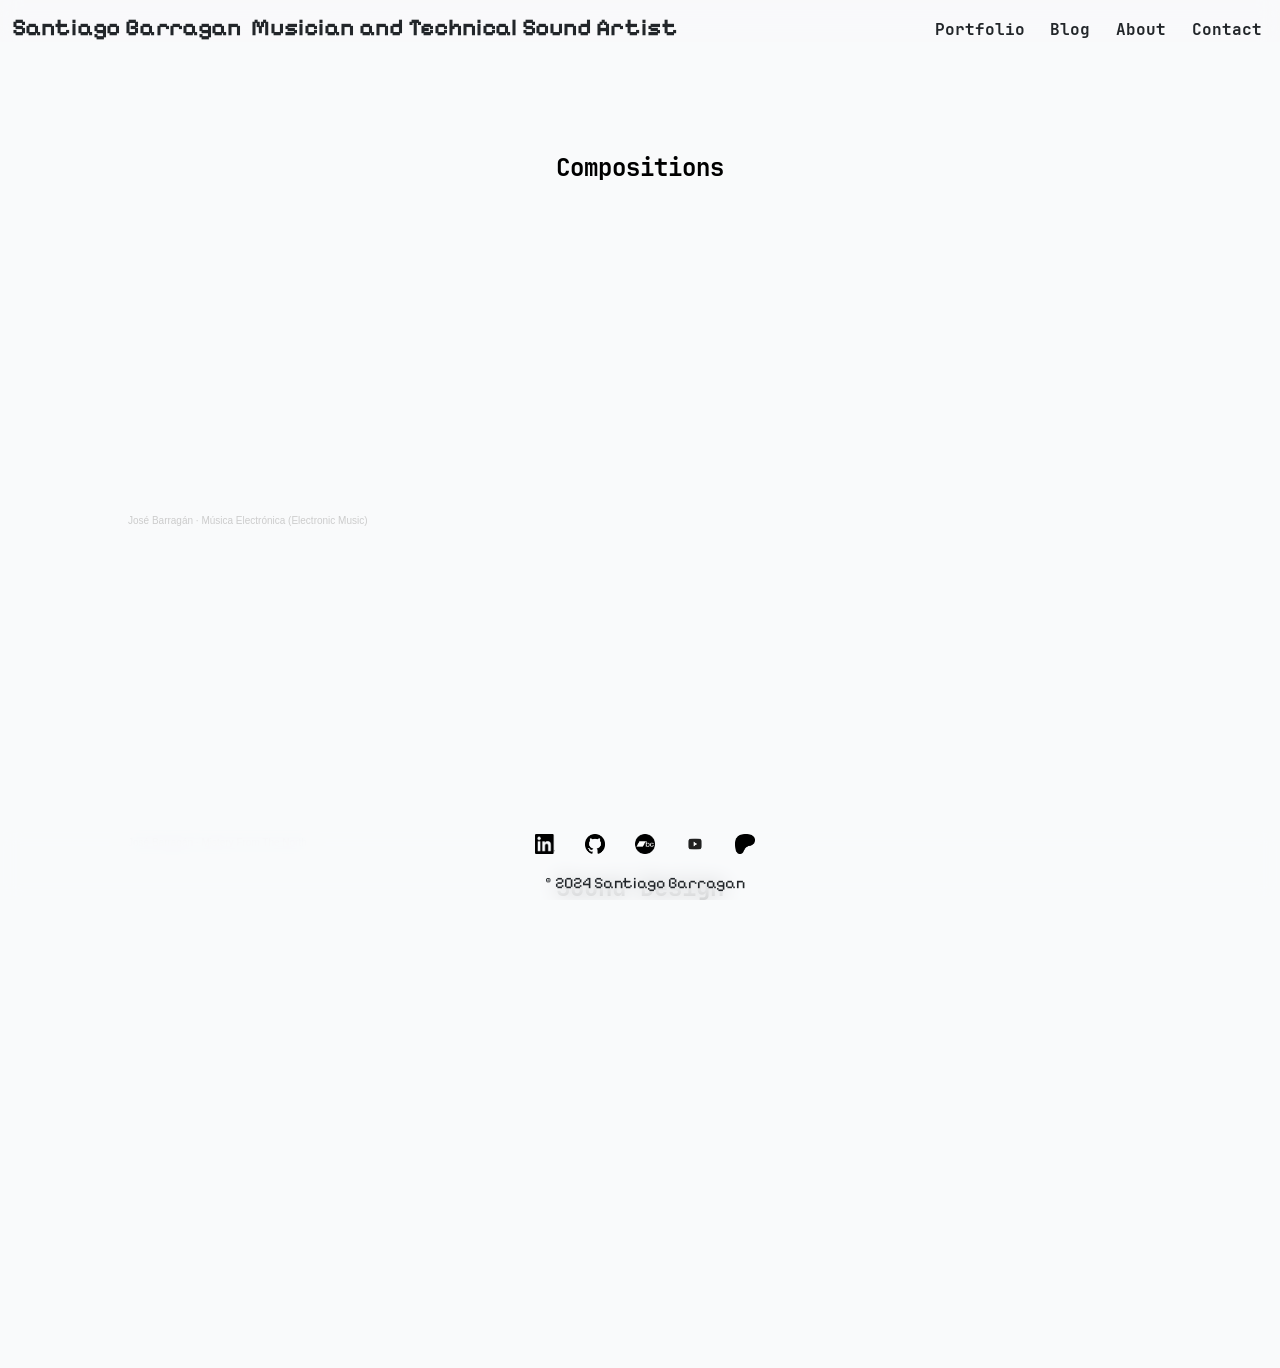
<file: index.html>
<!DOCTYPE html>
<html>

    <head>
        <title> Santiago Barragan </title>    
        <link href="style.css" type="text/css" rel="stylesheet" />
        <meta charset="UTF-8">
        <meta name="viewport" content="width=device-width, initial-scale=1.0">
        <link rel="preconnect" href="https://fonts.googleapis.com">
        <link rel="preconnect" href="https://fonts.gstatic.com" crossorigin>
        <link href="https://fonts.googleapis.com/css2?family=Pixelify+Sans:wght@400..700&display=swap" rel="stylesheet">
    </head>
    <body>

        <header>
            <nav class="navbar">
                <div class="navdiv">
                    <div class="logo">
                        <h1><a href="index.html">Santiago Barragan</a></h1>
                        <h2>  Musician and Technical Sound Artist</h2>
                    </div>

                    <ul class="navdiv2">
                        <li><a href="portfolio.html">Portfolio</a></li>
                        <li><a href="blog.html">Blog</a></li>
                        <li><a href="about.html">About</a></li>
                        <li><a href="contact.html">Contact</a></li>
                    </ul>
                </div>
            </nav>
        </header>
        <div class="indexContainer">
            <h2 class="indexSubtitles" id="compositionTitle"> Compositions </h2>
            <div class="embedMedia">
                <iframe width="100%" height="300" scrolling="no" frameborder="no" allow="autoplay; encrypted-media" src="https://w.soundcloud.com/player/?url=https%3A//api.soundcloud.com/playlists/soundcloud%253Aplaylists%253A1234437655&color=%235c5c5c&auto_play=false&hide_related=false&show_comments=true&show_user=true&show_reposts=false&show_teaser=true&visual=true"></iframe><div style="font-size: 10px; color: #cccccc;line-break: anywhere;word-break: normal;overflow: hidden;white-space: nowrap;text-overflow: ellipsis; font-family: Interstate,Lucida Grande,Lucida Sans Unicode,Lucida Sans,Garuda,Verdana,Tahoma,sans-serif;font-weight: 100;"><a href="https://soundcloud.com/jsbbmusica" title="José Barragán" target="_blank" style="color: #cccccc; text-decoration: none;">José Barragán</a> · <a href="https://soundcloud.com/jsbbmusica/sets/musica-electronica-electronic" title="Música Electrónica (Electronic Music)" target="_blank" style="color: #cccccc; text-decoration: none;">Música Electrónica (Electronic Music)</a></div>
                <iframe width="100%" height="300" scrolling="no" frameborder="no" allow="autoplay; encrypted-media" src="https://w.soundcloud.com/player/?url=https%3A//api.soundcloud.com/playlists/soundcloud%253Aplaylists%253A2088223683&color=%235c5c5c&auto_play=false&hide_related=false&show_comments=true&show_user=true&show_reposts=false&show_teaser=true&visual=true"></iframe><div style="font-size: 10px; color: #cccccc;line-break: anywhere;word-break: normal;overflow: hidden;white-space: nowrap;text-overflow: ellipsis; font-family: Interstate,Lucida Grande,Lucida Sans Unicode,Lucida Sans,Garuda,Verdana,Tahoma,sans-serif;font-weight: 100;"><a href="https://soundcloud.com/jsbbmusica" title="José Barragán" target="_blank" style="color: #cccccc; text-decoration: none;">José Barragán</a> · <a href="https://soundcloud.com/jsbbmusica/sets/mistery-from-the-north" title="Mistery From The North" target="_blank" style="color: #cccccc; text-decoration: none;">Mistery From The North</a></div>                
            </div>
            <h2 class="indexSubtitles">Sound Design </h2>
            <div class="embedMedia">
                <iframe width="100%" height="315" src="https://www.youtube.com/embed/BKoGAZhEKxQ?si=LsqlMDFsTNm-06nf&amp;controls=0" title="YouTube video player" frameborder="0" allow="accelerometer; autoplay; clipboard-write; encrypted-media; gyroscope; picture-in-picture; web-share" referrerpolicy="strict-origin-when-cross-origin" allowfullscreen></iframe>
            </div>
            <div class="embedMedia">

            </div>
        </div>
        <footer>
            <div class="footerIcons">
                <a href="https://www.linkedin.com/in/santiago-barrag%C3%A1n-282899205/" > <img src="img/linkedin-icon.png" alt="LinkedIn" /> </a>
                <a href="https://github.com/Snati1206" > <img src="img/github-icon.png" alt="GitHub" /> </a>
                <a href="https://bandcamp.com/snati1206" > <img src="img/bandcamp-icon.png" alt="Bandcamp" /> </a>
                <a href="https://www.youtube.com/@snati1206"><img src="img/youtube-icon.png" alt="YouTube" /> </a>
                <a href="https://patreon.com/snati1206?utm_medium=unknown&utm_source=join_link&utm_campaign=creatorshare_creator&utm_content=copyLink"><img src="img/patreon-icon.png" alt="Patreon" /> </a>
            </div>
                <a href="index.html"> &copy; 2024 Santiago Barragan </a>
        </footer>
    </body>
</html>
</file>
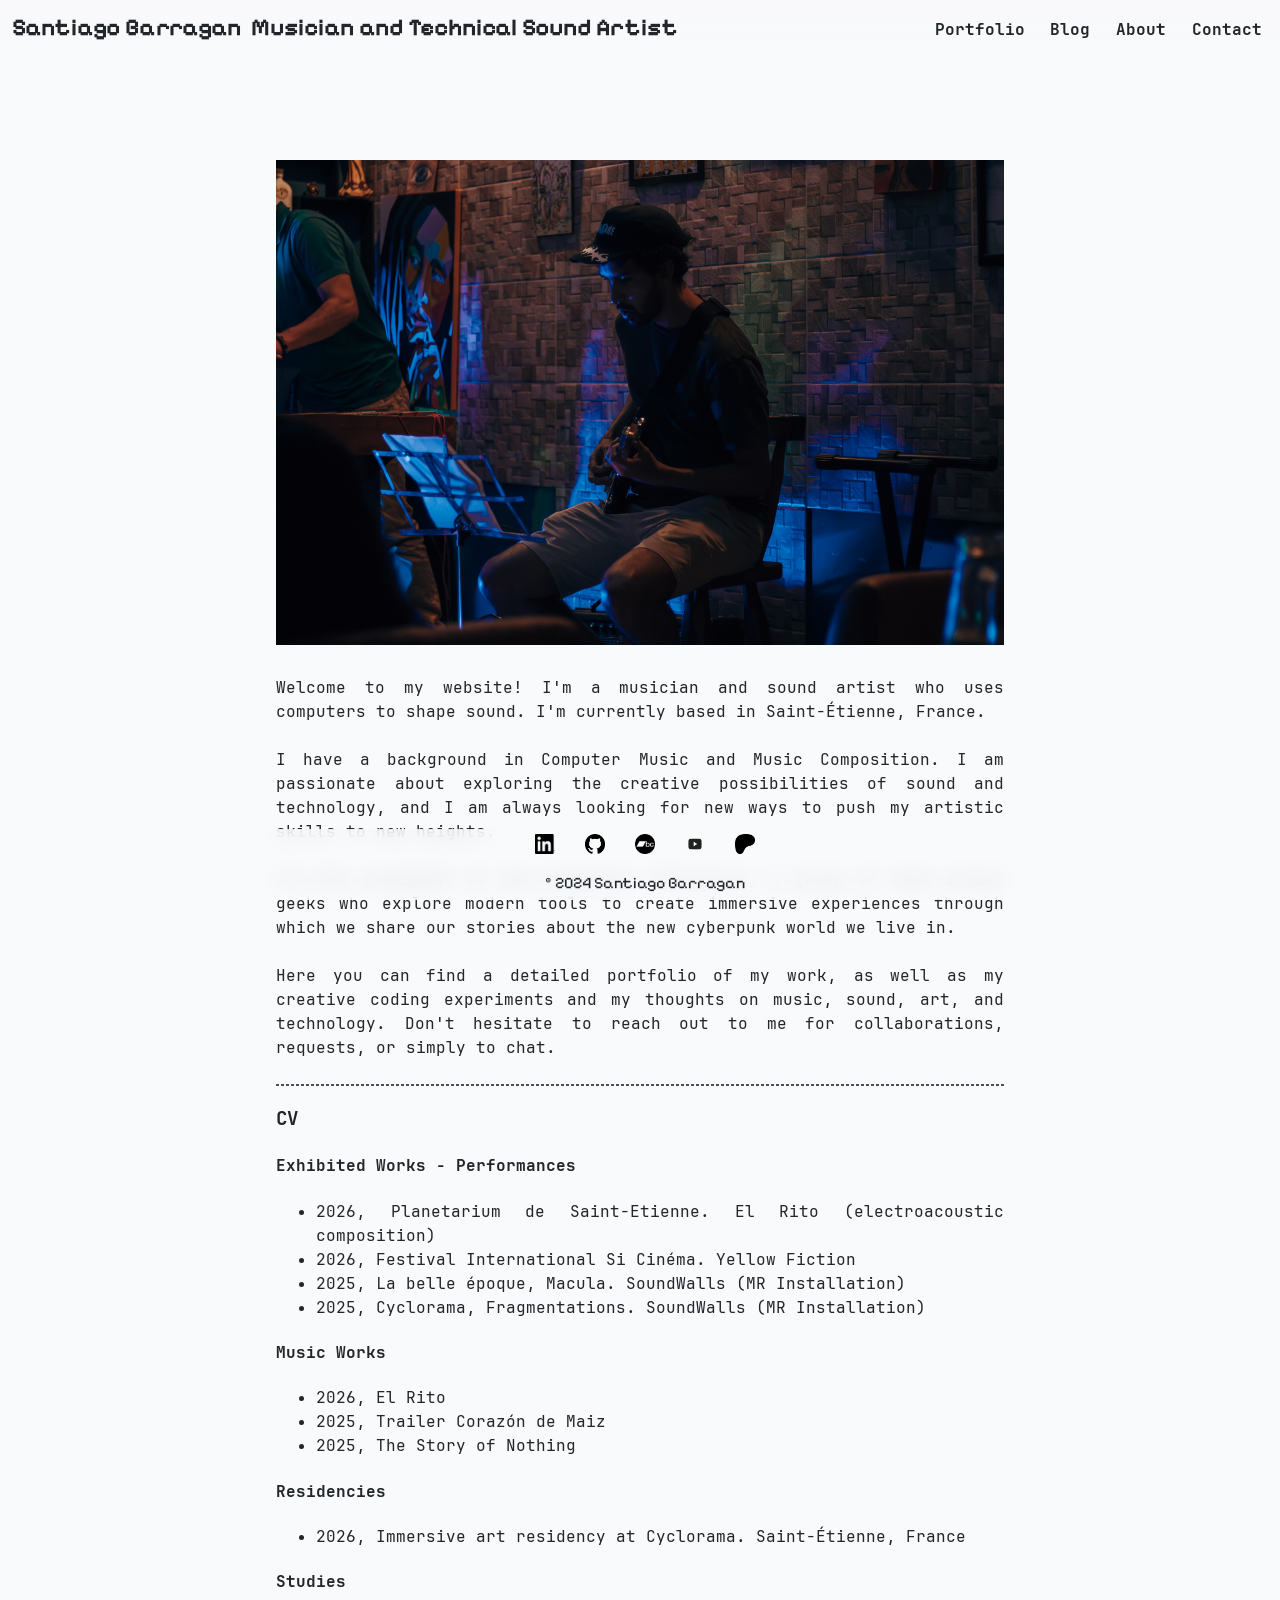
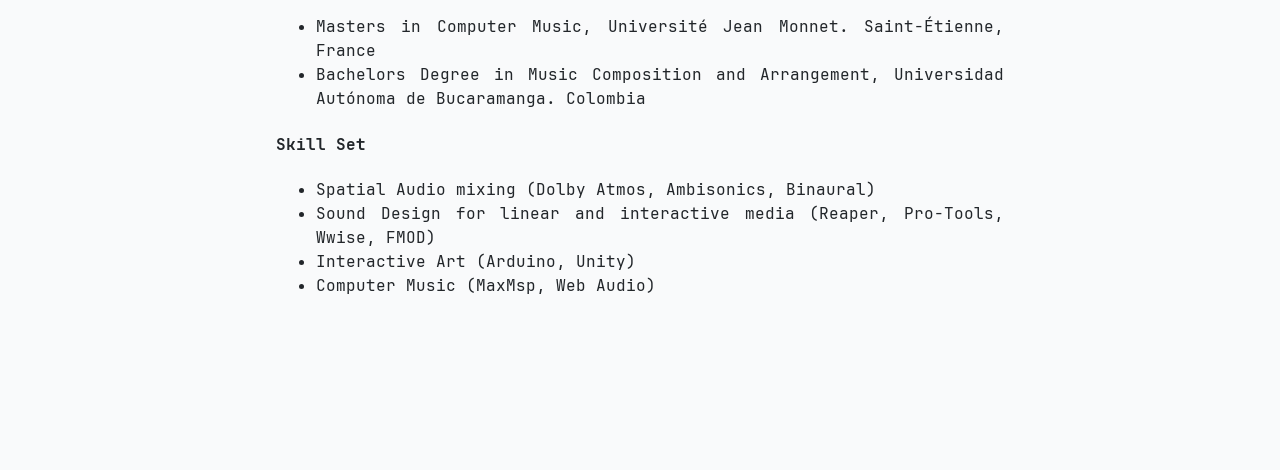
<file: about.html>
<!DOCTYPE html>
<html>
    <head>
        <title> Santiago Barragan </title>    
        <link href="style.css" type="text/css" rel="stylesheet" />
        <meta charset="UTF-8">
        <meta name="viewport" content="width=device-width, initial-scale=1.0">
        <link rel="preconnect" href="https://fonts.googleapis.com">
        <link rel="preconnect" href="https://fonts.gstatic.com" crossorigin>
        <link href="https://fonts.googleapis.com/css2?family=Pixelify+Sans:wght@400..700&display=swap" rel="stylesheet">
    </head>
    <body>

        <header>
            <nav class="navbar">
                <div class="navdiv">
                    <div class="logo">
                        <h1><a href="index.html">Santiago Barragan</a></h1>
                        <h2>  Musician and Technical Sound Artist</h2>
                    </div>

                    <ul class="navdiv2">
                        <li><a href="portfolio.html">Portfolio</a></li>
                        <li><a href="blog.html">Blog</a></li>
                        <li><a href="about.html">About</a></li>
                        <li><a href="contact.html">Contact</a></li>
                    </ul>
                </div>
            </nav>
        </header>
    <div class="aboutContainer">
        <div class="picture">
            <img src="img/meImg/guitar.jpg"/>
        </div>
        <div class="aboutText">
        <p>Welcome to my website! I'm a musician and sound artist who uses computers to shape sound. I'm currently based in Saint-Étienne, France.</p>
        <p>I have a background in Computer Music and Music Composition. I am passionate about exploring the creative possibilities of sound and technology, and I am always looking for new ways to push my artistic skills to new heights.</p>
        <p>I'm the president of the Cosmonaut Collective, a group of tech artist geeks who explore modern tools to create immersive experiences through which we share our stories about the new cyberpunk world we live in.</p>
        <p>Here you can find a detailed portfolio of my work, as well as my creative coding experiments and my thoughts on music, sound, art, and technology. Don't hesitate to reach out to me for collaborations, requests, or simply to chat.</p>
        <hr>
        <div class="CV">
            <h3>CV</h3>
            <h4>Exhibited Works - Performances</h4>
            <ul id="exhibitionsList">
                <li>2026, Planetarium de Saint-Etienne. El Rito (electroacoustic composition) </li>
                <li>2026, Festival International Si Cinéma. Yellow Fiction </li>
                <li>2025, La belle époque, Macula. SoundWalls (MR Installation) </li>
                <li>2025, Cyclorama, Fragmentations. SoundWalls (MR Installation)</li>
            </ul>
            <h4>Music Works</h4>
            <ul id="musicWorks">
                <li>2026, El Rito</li>
                <li>2025, Trailer Corazón de Maiz</li>
                <li>2025, The Story of Nothing</li>
            </ul>
            <h4>Residencies</h4>
            <ul class="residencies">
                <li>2026, Immersive art residency at Cyclorama. Saint-Étienne, France</li>
            </ul>
            <h4>Studies</h4> 
            <ul class="studies">
                <li>Masters in Computer Music, Université Jean Monnet. Saint-Étienne, France</li>
                <li>Bachelors Degree in Music Composition and Arrangement, Universidad Autónoma de Bucaramanga. Colombia</li>
                
            </ul>
            <h4>Skill Set</h4>
            <ul id="skills">
                <li>Spatial Audio mixing (Dolby Atmos, Ambisonics, Binaural)</li>
                <div></div>
                <li>Sound Design for linear and interactive media (Reaper, Pro-Tools, Wwise, FMOD)</li>
                <li>Interactive Art (Arduino, Unity)</li>
                <li>Computer Music (MaxMsp, Web Audio)</li>
            </ul>

        </div>
        <div>

        </div>
        <p></p>
        </div>
    </div>

        <footer>
            <div class="footerIcons">
                <a href="https://www.linkedin.com/in/santiago-barrag%C3%A1n-282899205/" > <img src="img/linkedin-icon.png" alt="LinkedIn" /> </a>
                <a href="https://github.com/Snati1206" > <img src="img/github-icon.png" alt="GitHub" /> </a>
                <a href="https://bandcamp.com/snati1206" > <img src="img/bandcamp-icon.png" alt="Bandcamp" /> </a>
                <a href="https://www.youtube.com/@snati1206"><img src="img/youtube-icon.png" alt="YouTube" /> </a>
                <a href="https://patreon.com/snati1206?utm_medium=unknown&utm_source=join_link&utm_campaign=creatorshare_creator&utm_content=copyLink"><img src="img/patreon-icon.png" alt="Patreon" /> </a>
            </div>
           <a href="index.html"> &copy; 2024 Santiago Barragan </a>
        </footer>
    </body>
</html>
</file>
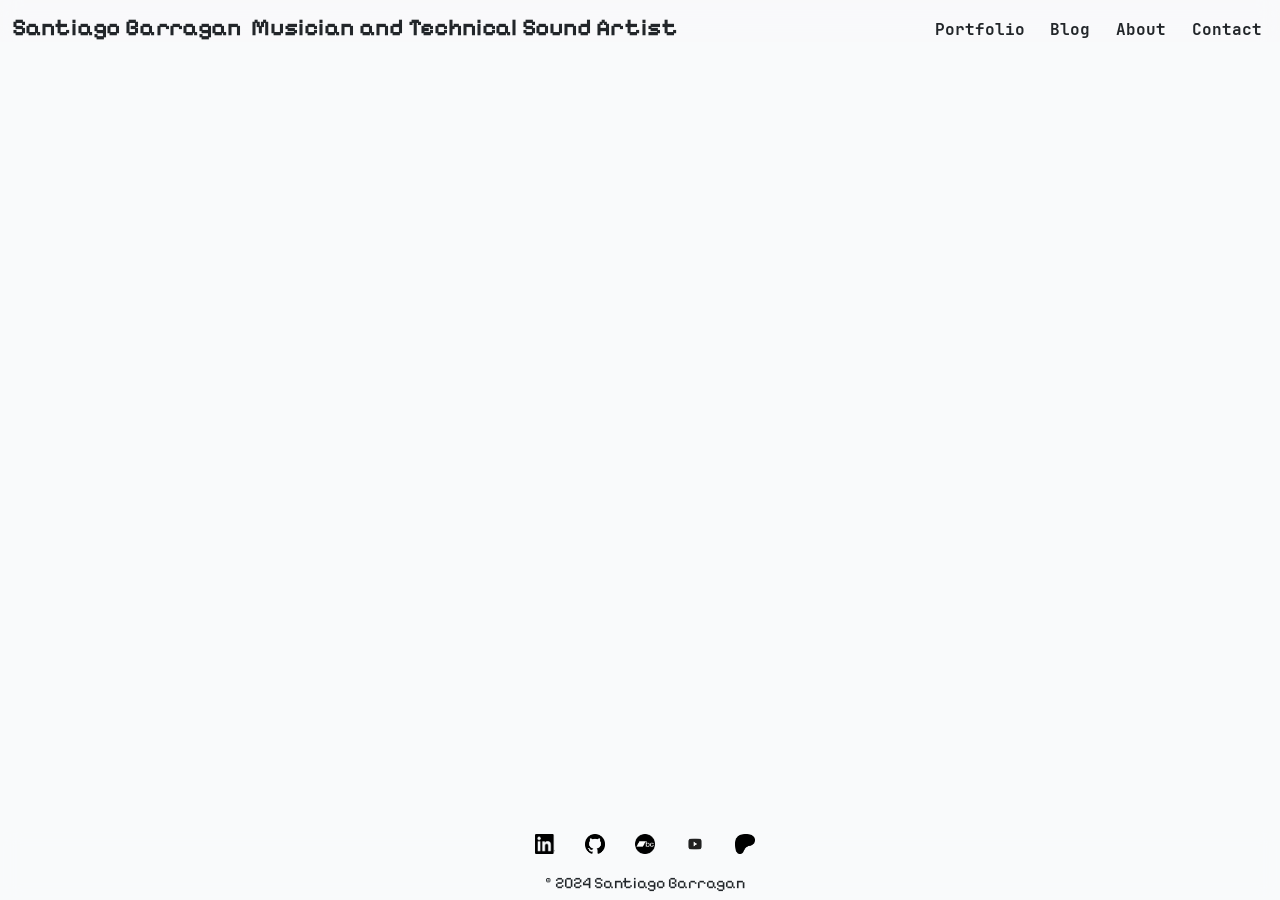
<file: blog.html>
<!DOCTYPE html>
<html>
    <head>
        <title> Santiago Barragan </title>    
        <link href="style.css" type="text/css" rel="stylesheet" />
        <meta charset="UTF-8">
        <meta name="viewport" content="width=device-width, initial-scale=1.0">
        <link rel="preconnect" href="https://fonts.googleapis.com">
        <link rel="preconnect" href="https://fonts.gstatic.com" crossorigin>
        <link href="https://fonts.googleapis.com/css2?family=Pixelify+Sans:wght@400..700&display=swap" rel="stylesheet">
    </head>
    <body>

        <header>
            <nav class="navbar">
                <div class="navdiv">
                    <div class="logo">
                        <h1><a href="index.html">Santiago Barragan</a></h1>
                        <h2>  Musician and Technical Sound Artist</h2>
                    </div>

                    <ul class="navdiv2">
                        <li><a href="portfolio.html">Portfolio</a></li>
                        <li><a href="blog.html">Blog</a></li>
                        <li><a href="about.html">About</a></li>
                        <li><a href="contact.html">Contact</a></li>
                    </ul>
                </div>
            </nav>
        </header>
        <footer>
            <div class="footerIcons">
                <a href="https://www.linkedin.com/in/santiago-barrag%C3%A1n-282899205/" > <img src="/img/linkedin-icon.png" alt="LinkedIn" /> </a>
                <a href="https://github.com/Snati1206" > <img src="img/github-icon.png" alt="GitHub" /> </a>
                <a href="https://bandcamp.com/snati1206" > <img src="img/bandcamp-icon.png" alt="Bandcamp" /> </a>
                <a href="https://www.youtube.com/@snati1206"><img src="img/youtube-icon.png" alt="YouTube" /> </a>
                <a href="https://patreon.com/snati1206?utm_medium=unknown&utm_source=join_link&utm_campaign=creatorshare_creator&utm_content=copyLink"><img src="img/patreon-icon.png" alt="Patreon" /> </a>
            </div>
            <a href="index.html"> &copy; 2024 Santiago Barragan </a>
        </footer>

    </body>
</html>
</file>
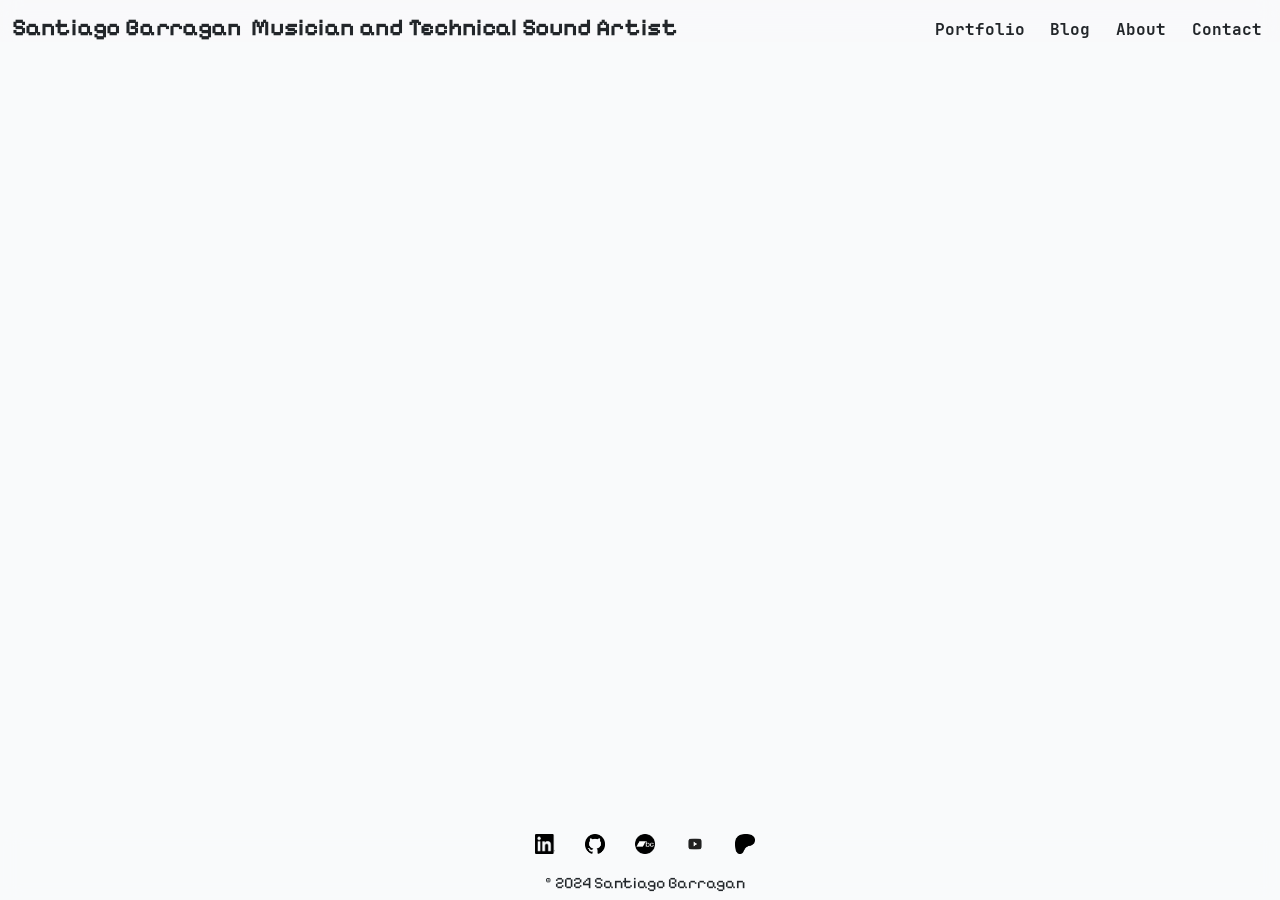
<file: contact.html>
<!DOCTYPE html>
<html>
    <head>
        <title> Santiago Barragan </title>    
        <link href="style.css" type="text/css" rel="stylesheet" />
        <meta charset="UTF-8">
        <meta name="viewport" content="width=device-width, initial-scale=1.0">
        <link rel="preconnect" href="https://fonts.googleapis.com">
        <link rel="preconnect" href="https://fonts.gstatic.com" crossorigin>
        <link href="https://fonts.googleapis.com/css2?family=Pixelify+Sans:wght@400..700&display=swap" rel="stylesheet">
    </head>
    <body>

        <header>
            <nav class="navbar">
                <div class="navdiv">
                    <div class="logo">
                        <h1><a href="index.html">Santiago Barragan</a></h1>
                        <h2>  Musician and Technical Sound Artist</h2>
                    </div>

                    <ul class="navdiv2">
                        <li><a href="portfolio.html">Portfolio</a></li>
                        <li><a href="blog.html">Blog</a></li>
                        <li><a href="about.html">About</a></li>
                        <li><a href="contact.html">Contact</a></li>
                    </ul>
                </div>
            </nav>
        </header>
        
        <footer>
            <div class="footerIcons">
                <a href="https://www.linkedin.com/in/santiago-barrag%C3%A1n-282899205/" > <img src="img/linkedin-icon.png" alt="LinkedIn" /> </a>
                <a href="https://github.com/Snati1206" > <img src="img/github-icon.png" alt="GitHub" /> </a>
                <a href="https://bandcamp.com/snati1206" > <img src="img/bandcamp-icon.png" alt="Bandcamp" /> </a>
                <a href="https://www.youtube.com/@snati1206"><img src="img/youtube-icon.png" alt="YouTube" /> </a>
                <a href="https://patreon.com/snati1206?utm_medium=unknown&utm_source=join_link&utm_campaign=creatorshare_creator&utm_content=copyLink"><img src="img/patreon-icon.png" alt="Patreon" /> </a>
            </div>
            <a href="index.html"> &copy; 2024 Santiago Barragan </a>
        </footer>
        </body>
    </div>
</html>
</file>
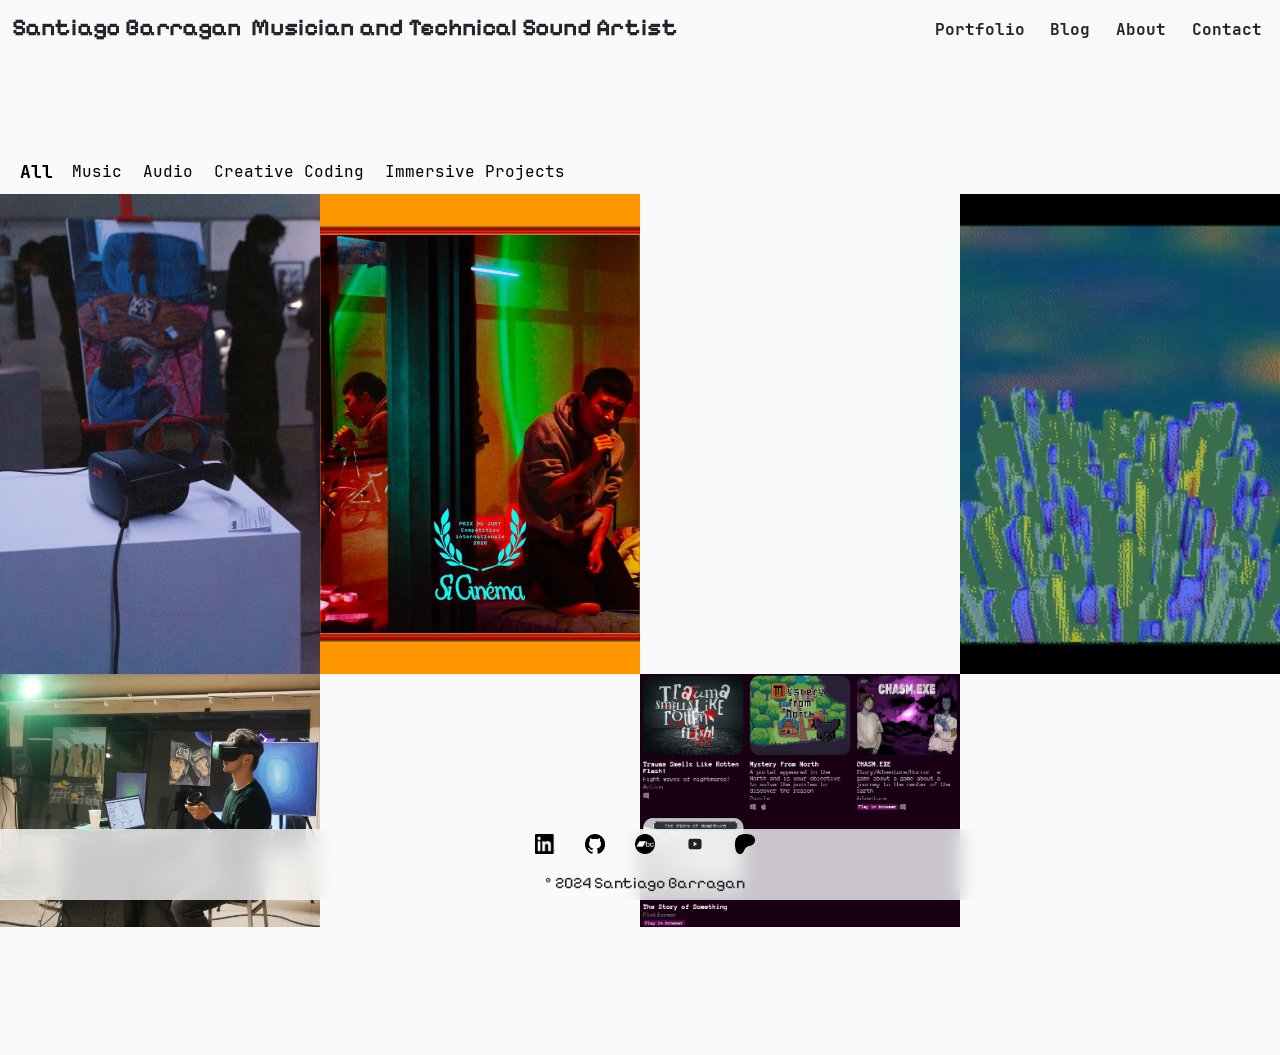
<file: portfolio.html>
<!DOCTYPE html>
<html>
    <head>
        <title> Santiago Barragan </title>    
        <link href="style.css" type="text/css" rel="stylesheet" />
        <meta charset="UTF-8">
        <meta name="viewport" content="width=device-width, initial-scale=1.0">
        <link rel="preconnect" href="https://fonts.googleapis.com">
        <link rel="preconnect" href="https://fonts.gstatic.com" crossorigin>
        <link href="https://fonts.googleapis.com/css2?family=Pixelify+Sans:wght@400..700&display=swap" rel="stylesheet">
    </head>
    <body>

        <header>
            <nav class="navbar">
                <div class="navdiv">
                    <div class="logo">
                        <h1><a href="index.html">Santiago Barragan</a></h1>
                        <h2>  Musician and Technical Sound Artist</h2>
                    </div>

                    <ul class="navdiv2">
                        <li><a href="portfolio.html">Portfolio</a></li>
                        <li><a href="blog.html">Blog</a></li>
                        <li><a href="about.html">About</a></li>
                        <li><a href="contact.html">Contact</a></li>
                    </ul>
                </div>
            </nav>
        </header>
        <main class="portfolioMain">
            <div class="navFilter">
                <input type="radio" class="filterToggle" id="all" name="filterToggle" value="all" checked></input>
                <label for="all"> All </label>

                <input type="radio" class="filterToggle" id="music" name="filterToggle" value="music"></input>
                <label for="music"> Music </label>

                <input type="radio" class="filterToggle" id="audioSound" name="filterToggle" value="audioSound"></input>
                <label for="audioSound">Audio</label>

                <input type="radio" class="filterToggle" id="creativeCoding" name="filterToggle" value="creativeCoding"></input>
                <label for="creativeCoding">Creative Coding</label>
                
                <input type="radio" class="filterToggle" id="immersiveProjects" name="filterToggle" value="immersiveProjects"></input>
                <label for="immersiveProjects">Immersive Projects</label>
                
                                
            </div>
            <div id="portfolioContainer">
                <div class="item">
                    <img src="img/portfolio/macula.jpeg" alt="macula" id="maculaPicture"/>
                    <span class="spawnText">Soundwalls, a mixed Reality Installation</span>
                </div>
                <div class="item">
                    <img src="img/portfolio/yellowFiction.jpeg" alt="yellowFiction" />
                    <span class="spawnText">Yellow Fiction - Short Film. Audio Postproduction and Sound Design</span>
                </div>
                <div class="item">
                    <iframe width="560" height="315" src="https://www.youtube.com/embed/BKoGAZhEKxQ?si=LsqlMDFsTNm-06nf&amp;controls=0" title="YouTube video player" frameborder="0" allow="accelerometer; autoplay; clipboard-write; encrypted-media; gyroscope; picture-in-picture; web-share" referrerpolicy="strict-origin-when-cross-origin" allowfullscreen></iframe>                    
                    <span class="spawnText">Game Audio Sound Reel</span>
                </div>
                <div class="item">
                    <img src="img/portfolio/maxMspSintesis.gif" alt="granularSynth" />
                    <span class="spawnText">Max Msp Synths</span>
                </div>
                <div class="item">
                    <img src="img/portfolio/soundwalls.png" alt="soundwalls" />
                    <span class="spawnText">Mixed Reality</span>
                </div>
                <div class="item">
                    <iframe width="100%"  scrolling="no" frameborder="no" height="100%" allow="autoplay; encrypted-media" src="https://w.soundcloud.com/player/?url=https%3A//api.soundcloud.com/tracks/soundcloud%253Atracks%253A2330788436&color=%235c5c5c&auto_play=false&hide_related=false&show_comments=true&show_user=true&show_reposts=false&show_teaser=true&visual=true"></iframe>
                    <div style="font-size: 10px; color: #cccccc;line-break: anywhere;word-break: normal;overflow: hidden;white-space: nowrap;text-overflow: ellipsis; font-family: Interstate,Lucida Grande,Lucida Sans Unicode,Lucida Sans,Garuda,Verdana,Tahoma,sans-serif;font-weight: 100;">
                        <a href="https://soundcloud.com/jsbbmusica" title="José Barragán" target="_blank" style="color: #cccccc; text-decoration: none;">José Barragán</a> · 
                        <a href="https://soundcloud.com/jsbbmusica/danse_mortelle" title="El Rito" target="_blank" style="color: #cccccc; text-decoration: none;">El Rito</a>
                        <span class="spawnText">Electroacoustic Music Composition</span>
                    </div>
                </div>
                <div class="item">
                    <img src="img/portfolio/gameAudio.png" alt="gameAudio">
                    <span class="spawnText">Itch.io games</span>
                </div>
            </div>
        </main>

 
        <footer>
            <div class="footerIcons">
                <a href="https://www.linkedin.com/in/santiago-barrag%C3%A1n-282899205/" > <img src="img/linkedin-icon.png" alt="LinkedIn" /> </a>
                <a href="https://github.com/Snati1206" > <img src="img/github-icon.png" alt="GitHub" /> </a>
                <a href="https://bandcamp.com/snati1206" > <img src="img/bandcamp-icon.png" alt="Bandcamp" /> </a>
                <a href="https://www.youtube.com/@snati1206"><img src="img/youtube-icon.png" alt="YouTube" /> </a>
                <a href="https://patreon.com/snati1206?utm_medium=unknown&utm_source=join_link&utm_campaign=creatorshare_creator&utm_content=copyLink"><img src="img/patreon-icon.png" alt="Patreon" /> </a>
            </div>
            <a href="index.html"> &copy; 2024 Santiago Barragan </a>
        </footer>
        <script src="source/source.js" type="text/javascript"></script>
    </body>
</html>
</file>
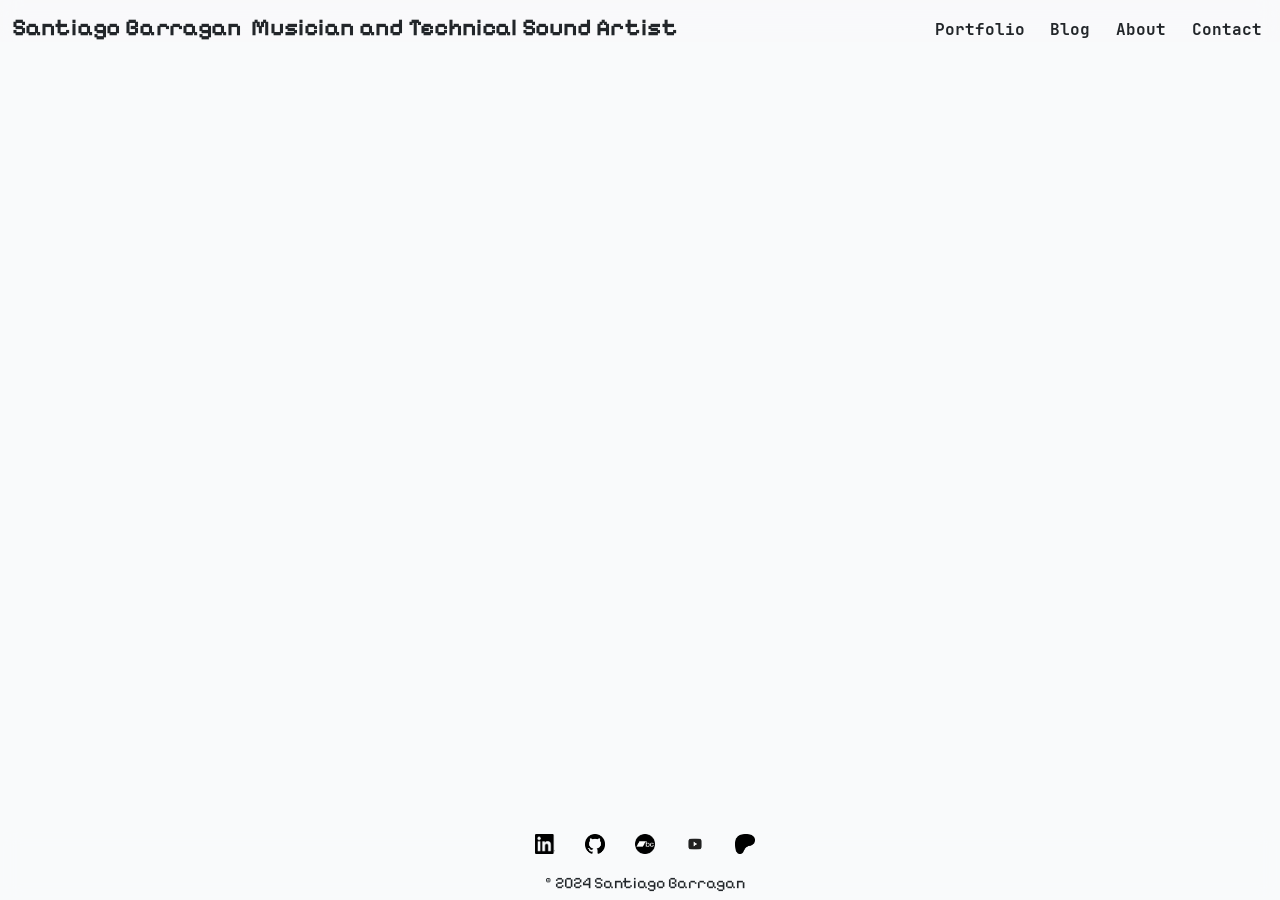
<file: template.html>
<!DOCTYPE html>
<html>
    <head>
        <title> Santiago Barragan </title>    
        <link href="style.css" type="text/css" rel="stylesheet" />
        <meta charset="UTF-8">
        <meta name="viewport" content="width=device-width, initial-scale=1.0">
        <link rel="preconnect" href="https://fonts.googleapis.com">
        <link rel="preconnect" href="https://fonts.gstatic.com" crossorigin>
        <link href="https://fonts.googleapis.com/css2?family=Pixelify+Sans:wght@400..700&display=swap" rel="stylesheet">
    </head>
    <body>

        <header>
            <nav class="navbar">
                <div class="navdiv">
                    <div class="logo">
                        <h1><a href="index.html">Santiago Barragan</a></h1>
                        <h2>  Musician and Technical Sound Artist</h2>
                    </div>

                    <ul class="navdiv2">
                        <li><a href="portfolio.html">Portfolio</a></li>
                        <li><a href="blog.html">Blog</a></li>
                        <li><a href="about.html">About</a></li>
                        <li><a href="contact.html">Contact</a></li>
                    </ul>
                </div>
            </nav>
        </header>
        <footer>
            <div class="footerIcons">
                <a href="https://www.linkedin.com/in/santiago-barrag%C3%A1n-282899205/" > <img src="img/linkedin-icon.png" alt="LinkedIn" /> </a>
                <a href="https://github.com/Snati1206" > <img src="img/github-icon.png" alt="GitHub" /> </a>
                <a href="https://bandcamp.com/snati1206" > <img src="img/bandcamp-icon.png" alt="Bandcamp" /> </a>
                <a href="https://www.youtube.com/@snati1206"><img src="img/youtube-icon.png" alt="YouTube" /> </a>
                <a href="https://patreon.com/snati1206?utm_medium=unknown&utm_source=join_link&utm_campaign=creatorshare_creator&utm_content=copyLink"><img src="img/patreon-icon.png" alt="Patreon" /> </a>
            </div>
            <a href="index.html"> &copy; 2024 Santiago Barragan </a>
        </footer>
        </body>
    </div>
</html>
</file>
<file: style.css>
@font-face {
    font-family: "JetBrains Mono";
    src: url("fonts/JetBrainsMono-Regular.woff2") format("woff2");
    font-style: normal;
    font-weight: normal;
}

@font-face {
  font-family: "JetBrains Mono";
  src: url("fonts/JetBrainsMono-Italic.woff2") format("woff2");
  font-style: italic;
  font-weight: normal;
}

@font-face {
  font-family: "JetBrains Mono";
  src: url("fonts/JetBrainsMono-Bold.woff2") format("woff2");
  font-weight: 700;
  font-style: normal;
  font-weight: bold;
}

@font-face {
  font-family: "JetBrains Mono";
  src: url("fonts/JetBrainsMono-BoldItalic.woff2") format("woff2");
  font-weight: 700;
  font-style: italic;
  font-weight: bold;
}

:root {
    --primary-color: hsla(210, 11%, 15%, 1);
    --secondary-color:hsla(210, 14%, 89%, 1);
    --background-color:hsla(210, 17%, 98%, 1);
    --text-color:hsla(210, 11%, 15%, 1);
    --subtitle-color:hsla(210, 9%, 31%, 1);
}

/* bright-snow: hsla(210, 17%, 98%, 1);
alabaster-grey: hsla(210, 14%, 89%, 1);
iron-grey: hsla(210, 9%, 31%, 1);
carbon-black: hsla(210, 11%, 15%, 1); */

body {
    font-family: "JetBrains Mono", "Arial", sans-serif;
    margin: 0;
    background-color: var(--background-color);
    margin-top: 10px;
    line-height: 1.5;
}

hr {
    border: 1px dashed var(--subtitle-color);
}


button {
    font-family: "JetBrains Mono", "Arial", sans-serif;
    background-color: var(--background-color) ;
    color: var(--text-color) ;
    border: none;
    transition: background-color 0.3s ease;
}

input {
    visibility:hidden;
}

label {
    cursor: pointer;
}

input:checked + label {
    font-weight:bold;
    transform: scale(1.10);
    transition: 0.3s ease;
}

img {
    width: 100%;
    height: auto;
}

h1, h2, h3 {
    font-family: "JetBrains Mono", "Arial", sans-serif;
}

p {
    font-family: "JetBrains Mono", "Arial", sans-serif;
    margin-top: 1.5em;
    margin-bottom: 1.5em;
}

.navdiv2 {
    list-style-type: none;
    display: flex;
    align-items: baseline;
    justify-content: center;
    flex-wrap: wrap;
    gap: clamp(0.25rem, 1.2vw, 0.8rem);
    padding: 0;
    margin: 0;
    text-align: left;
    max-width: 100%;
}

.navdiv2 li {
    list-style-type: none;
    display: inline-block;
    padding: 0;
    margin: 0;
    text-align: left;
}

a {
    text-decoration: none;
    color: var(--text-color) ;
}

.logo h1, .logo h2 {
    font-family: "Pixelify Sans", "JetBrains Mono", "Arial", sans-serif;
    margin: 0;
    line-height: 1.1;
}

.aboutContainer {
    display: flex;
    flex-direction: column;
    align-items: center;
    justify-content: center;
    padding: 20px;
    width: min(50%, 800px);
    margin: 140px auto 10%;
    box-sizing: border-box;
}

.aboutText{
    font-family: "JetBrains Mono", "Arial", sans-serif;
    color: var(--text-color) ;
    text-align: justify;
    width: 100%;
}

.aboutText p {
    margin-bottom: 0 auto;
}

.navbar {
    font-family: "JetBrains Mono", "Arial", sans-serif;
    font-weight: bold;
    
}

.navdiv {
    padding: 0 12px;
    display: flex;
    justify-content: space-between;
    align-items: baseline;
    flex-wrap: wrap;
    background-color: rgba(249, 250, 251, 0.836);
    backdrop-filter: blur(10px);
    position: fixed;
    top: 0px;
    padding-top: 15px;
    width: 100%;
    margin: 0 auto;
    z-index: 99;
    box-sizing: border-box;
    overflow-x: hidden;
}

.navdiv2 li a {
    display: inline-block;
    padding: 0.2rem 0.4rem;
    line-height: 1.2;
    transition: transform 0.2s ease;
}

.navdiv2 li a:hover {
    transform: scale(1.10);
    color: rgb(0, 0, 0);
}

.logo {
    display: flex;
    margin-top: 0;
    align-items: baseline;
    gap: 0.6rem;
    color: var(--text-color);
}

.embedMedia {
    width: 100%;
    margin-top: 20px;
    margin-bottom: 20px;
}

.embedMedia iframe {
    width: 100%;
    max-width: 100%;
    border: 0;
}

.indexContainer{
    width: min(80%, 1100px);
    align-items: center;
    padding-top: 140px;
    padding-bottom: 100px;
    margin: 0 auto;
}

.indexSubtitles {
    text-align: center;
    margin: 0 auto 12px auto;
}


footer {
    background-color: rgba(249, 250, 251, 0.783);
    backdrop-filter: blur(10px);
    padding: 5px;
    position: fixed;
    bottom: 0;
    width: 100%;
    font-family: "Pixelify Sans", "JetBrains Mono", "Arial", sans-serif;
    text-align: center;
}

.footerIcons {
    display: flex;
    justify-content: center;
    gap: 30px;
    margin-bottom: 10px;
}

.footerIcons img {
    width: 20px;
    height: 20px;
    transition: transform 0.2s ease;
}

.footerIcons a:hover img {
    transform: scale(1.40);
}

canvas {
    background-color : var(--background-color);
}

#portfolioContainer {
    margin: 0 auto;
    display: grid;
    grid-template-columns: repeat(4, 1fr);
    margin-bottom:10%;
}

#portfolioContainer div{
    opacity: 0;
}

#portfolioContainer div.show{
    opacity: 1;
}


#portfolioContainer > div {
    margin: 0;
    padding: 0;
    transition: transform 0.2s ease;
}

#portfolioContainer > div > img{
    width: 100%;
    height: 100%;
    object-fit: cover;
}

#portfolioContainer > div > iframe{
    width: 100%;
}

.projectGrid div:hover{
    transform: scale(1.20);
}

.portfolioMain {
    display:inline-block;
}

.item {
    position: relative;
    overflow: hidden;
}

.item img {
    display: block;
    width: 100%;
    height: 100%;
    object-fit: cover;
}

.spawnText {
    position: absolute;
    bottom: 0;
    width: auto;
    padding: 10px 14px;
    margin: 0 auto;
    color: var(--text-color);
    background: var(--background-color);
    border-radius: 4px 4px 0 0;
    box-shadow: 0 -2px 14px rgba(0, 0, 0, 0.12);
    opacity: 0;
    pointer-events: none;
    text-align: center;
    z-index: 2;
    transition: opacity 0.25s ease, transform 0.25s ease;
}

.item:hover .spawnText {
    opacity: 1;
}


.navFilter {
    display: flex;
    text-align: left;
    margin-top: 150px;
    margin-bottom: 10px;
    background-color: var(--background-color);
    padding: 0;
    transition: transform 0.5 ease;
    transition: color 0.3 ease;
}

.navFilter > label input:hover {
    transform: scale(1.05);
    text-transform: uppercase;
    color: rgb(0, 0, 0);
}

@media (max-width: 480px) {
    body {
        margin-top: 8px;
    }

    .navdiv {
        flex-direction: column;
        align-items: center;
        justify-content: center;
        padding: 10px 12px 8px;
        gap: 6px;
    }

    .logo {
        display: flex;
        flex-direction: column;
        align-items: center;
        text-align: center;
        margin-bottom: 2px;
        gap: 0.1rem;
    }

    .logo h1 {
        margin :auto;
    }

    .logo h2 {
        display: block;
        font-size: clamp(1rem, 4vw, 1rem);
        margin-bottom: 5px;
        margin-top: 5px;
        align-items: center;
        line-height: 1;
    }

    .footerIcons {
        gap: 14px;
    }

    .navdiv2 {
        display: flex;
        justify-content: center;
        align-items: center;
        flex-wrap: wrap;
        gap: 0.25rem 0.3rem;
        margin: 0;
        margin-top: 15px;
        padding: 0;
        width: 100%;
        font-size: 0.95rem;
    }

    .navdiv2 li a {
        padding: 0.15rem 0.3rem;
    }

    .navdiv2 li {
        display: inline-block;
        padding: 0;
    }

    .aboutContainer,
    .indexContainer {
        width: min(92%, 100%);
        padding-top: 20px;
        padding-bottom: 20px;
        margin-top: 160px;  
    }

    .indexContainer h2 {
        font-size: 1rem;
        margin-bottom: 6px;
    }

    #portfolioContainer {
        grid-template-columns: 1fr;
    }

    .navFilter {
        margin-top: 180px;
        font-size: 0.8rem;
        align-items:center;
        justify-content: center;
        
    }

    .aboutContainer {
        font-size: 0.9rem;
    }


}

@media (min-width: 481px) and (max-width: 768px) {
    .aboutContainer {
        width: min(80%, 700px);
        padding-top: 160px;
        padding-bottom: 80px;
    }

    .indexContainer {
        width: min(90%, 1000px);
        padding-top: 160px;
        padding-bottom: 80px;
    }

    #portfolioContainer {
        grid-template-columns: repeat(2, 1fr);
    }

    .navdiv {
        flex-direction: column;
        align-items: center;
        justify-content: center;
        padding: 4px 8px 2px;
        gap: 2px;
    }

    .logo {
        display: flex;
        flex-direction: column;
        align-items: center;
        text-align: center;
    }

    .logo h2 {
        display: none;
    }

    .navdiv2 {
        display: flex;
        justify-content: center;
        align-items: center;
        flex-wrap: wrap;
        gap: 0.1rem 0.4rem;
        margin: 0;
        padding: 0;
        width: 100%;
        font-size: 1.2rem;
    }

    .navdiv2 li a {
        padding: 0.15rem 0.35rem;
    }

    .navdiv2 li {
        display: inline-block;
        padding: 0;
    }

    .navFilter {
        margin-top: 160px;
        font-size: 1rem;
        align-items:center;
        justify-content: center;
        
    }
}

@media (min-width: 769px) and (max-width: 1024px) {
    .aboutContainer {
        width: min(70%, 800px);
    }

    .indexContainer {
        width: min(85%, 1100px);
    }

    #portfolioContainer {
        grid-template-columns: repeat(3, 1fr);
    }

    .logo h2 {
    display: none;
    }
}

@media (min-width: 1025px) and (max-width: 1140px) {
    .aboutContainer {
        width: min(60%, 900px);
    }

    .indexContainer {
        width: min(80%, 1200px);
    }

    #portfolioContainer {
        grid-template-columns: repeat(4, 1fr);
    }

    .logo h2 {
    display: none;
    }

}

@media (min-width: 1041px) {
    .aboutContainer {
        width: min(60%, 900px);
    }

    .indexContainer {
        width: min(80%, 1200px);
    }

    #portfolioContainer {
        grid-template-columns: repeat(4, 1fr);
    }
    
}
</file>
